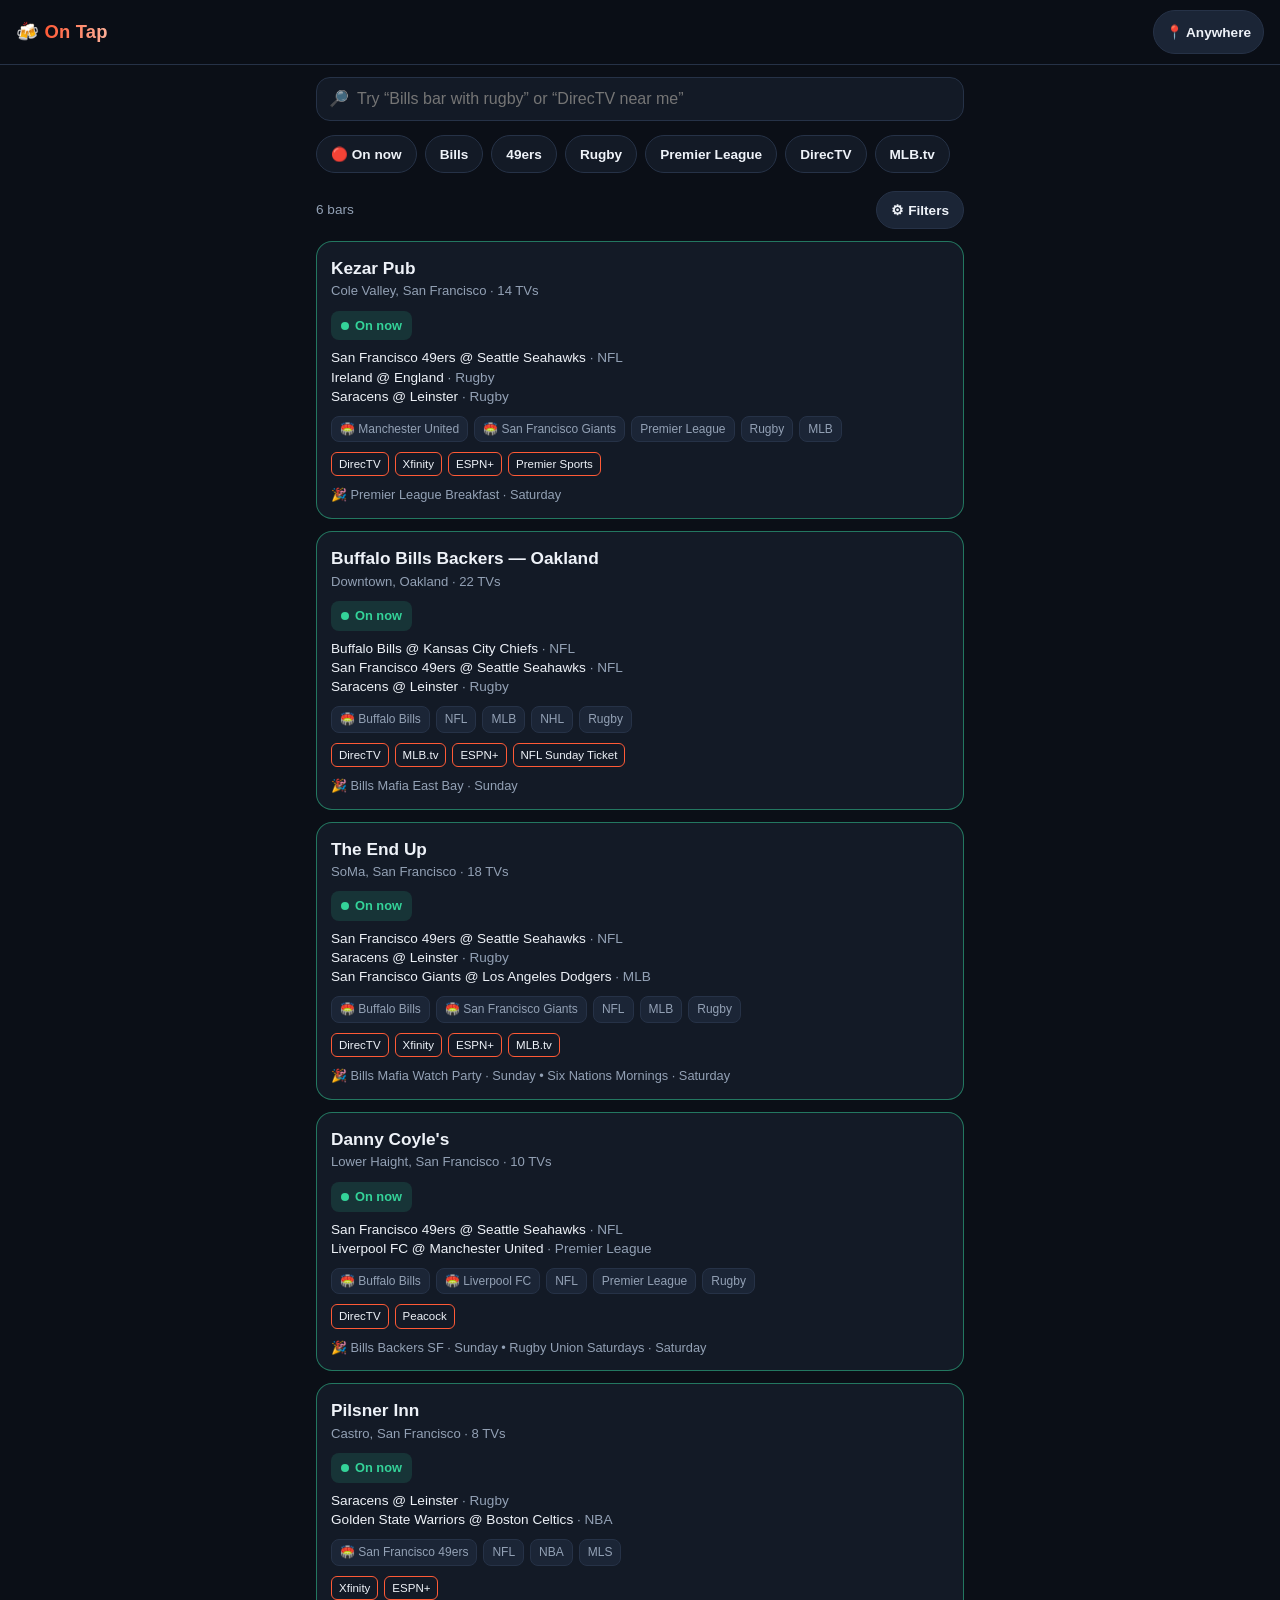
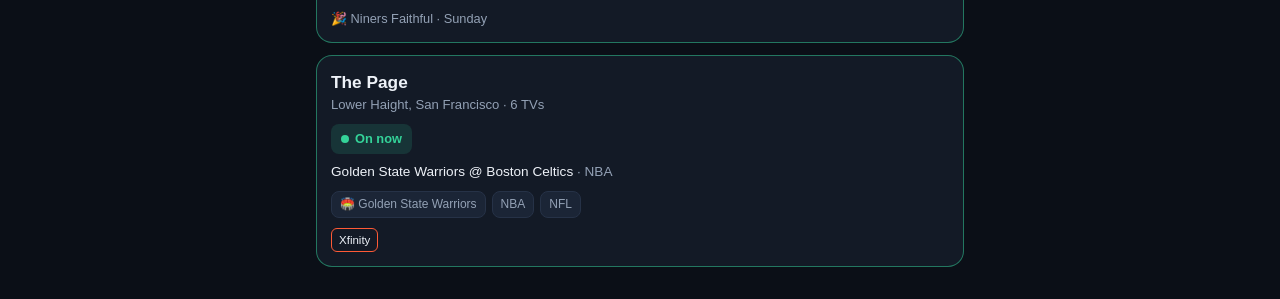
<file: sportsbar/web/index.html>
<!DOCTYPE html>
<html lang="en">
<head>
  <meta charset="UTF-8" />
  <meta name="viewport" content="width=device-width, initial-scale=1, viewport-fit=cover" />
  <meta name="theme-color" content="#0b0f17" />
  <title>On Tap — Sports Bar Finder</title>
  <link rel="stylesheet" href="styles.css" />
</head>
<body>
  <header class="app-bar">
    <div class="brand">🍻 <span>On Tap</span></div>
    <button id="nearBtn" class="near-btn" aria-label="Set location">📍 <span id="nearLabel">Anywhere</span></button>
  </header>

  <!-- Smart search: type "bills rugby" and it filters by team + sport at once -->
  <div class="search-wrap">
    <div class="search-box">
      <span class="search-icon">🔎</span>
      <input id="search" type="search" inputmode="search" autocomplete="off"
             placeholder="Try “Bills bar with rugby” or “DirecTV near me”" />
      <button id="clearSearch" class="clear-x" aria-label="Clear" hidden>✕</button>
    </div>
  </div>

  <!-- Quick chips: fast taps for the most common refinements -->
  <div class="quick-row" id="quickRow"></div>

  <!-- Active filters as removable pills -->
  <div class="active-row" id="activeRow"></div>

  <div class="results-head">
    <span id="resultCount">—</span>
    <button id="filterBtn" class="filter-btn">⚙︎ Filters<span id="filterCount" class="badge" hidden></span></button>
  </div>

  <main id="results" class="results"></main>

  <!-- Slide-up filter sheet -->
  <div id="sheetScrim" class="scrim" hidden></div>
  <section id="sheet" class="sheet" hidden aria-label="Filters">
    <div class="sheet-handle"></div>
    <div class="sheet-head">
      <h2>Filters</h2>
      <button id="resetFilters" class="link-btn">Reset</button>
    </div>
    <div class="sheet-body" id="sheetBody"></div>
    <div class="sheet-foot">
      <button id="applyFilters" class="primary-btn">Show <span id="applyCount">results</span></button>
    </div>
  </section>

  <script src="data.js"></script>
  <script src="app.js"></script>
</body>
</html>
</file>
<file: sportsbar/web/styles.css>
:root {
  --bg: #0b0f17;
  --surface: #131a26;
  --surface-2: #1b2536;
  --line: #263247;
  --text: #eef2f8;
  --muted: #93a1b5;
  --accent: #ff5a36;      /* game-day orange */
  --accent-2: #34d399;    /* "on now" green */
  --radius: 16px;
  --tap: 44px;            /* min touch target */
}

* { box-sizing: border-box; -webkit-tap-highlight-color: transparent; }

html, body {
  margin: 0;
  background: var(--bg);
  color: var(--text);
  font-family: -apple-system, BlinkMacSystemFont, "Segoe UI", Roboto, Helvetica, Arial, sans-serif;
  font-size: 16px;
  line-height: 1.4;
}

body { padding-bottom: env(safe-area-inset-bottom); }

/* ---------- App bar ---------- */
.app-bar {
  position: sticky; top: 0; z-index: 20;
  display: flex; align-items: center; justify-content: space-between;
  padding: calc(10px + env(safe-area-inset-top)) 16px 10px;
  background: rgba(11, 15, 23, 0.92);
  backdrop-filter: blur(10px);
  border-bottom: 1px solid var(--line);
}
.brand { font-weight: 800; font-size: 1.15rem; letter-spacing: .2px; }
.brand span { background: linear-gradient(90deg, var(--accent), #ffb199); -webkit-background-clip: text; background-clip: text; -webkit-text-fill-color: transparent; }
.near-btn {
  min-height: var(--tap); padding: 0 12px;
  background: var(--surface-2); color: var(--text);
  border: 1px solid var(--line); border-radius: 999px;
  font-size: .85rem; font-weight: 600;
}

/* ---------- Search ---------- */
.search-wrap { padding: 12px 16px 6px; position: sticky; top: 56px; z-index: 15; background: var(--bg); }
.search-box {
  display: flex; align-items: center; gap: 8px;
  background: var(--surface); border: 1px solid var(--line);
  border-radius: 14px; padding: 0 12px; min-height: var(--tap);
}
.search-box:focus-within { border-color: var(--accent); }
.search-icon { opacity: .7; }
#search {
  flex: 1; background: transparent; border: 0; outline: 0;
  color: var(--text); font-size: 1rem; padding: 12px 0; min-width: 0;
}
.clear-x { background: none; border: 0; color: var(--muted); font-size: 1rem; padding: 8px; }

/* ---------- Chip rows ---------- */
.quick-row {
  display: flex; gap: 8px; overflow-x: auto; padding: 8px 16px;
  scrollbar-width: none; -webkit-overflow-scrolling: touch;
}
.quick-row::-webkit-scrollbar { display: none; }
.chip {
  flex: 0 0 auto; min-height: 38px; padding: 0 14px;
  display: inline-flex; align-items: center; gap: 6px;
  background: var(--surface); color: var(--text);
  border: 1px solid var(--line); border-radius: 999px;
  font-size: .85rem; font-weight: 600; white-space: nowrap;
}
.chip.on { background: var(--accent); border-color: var(--accent); color: #fff; }
.chip.live.on { background: var(--accent-2); border-color: var(--accent-2); color: #06231a; }

.active-row { display: flex; flex-wrap: wrap; gap: 6px; padding: 2px 16px; }
.active-row:empty { display: none; }
.pill {
  display: inline-flex; align-items: center; gap: 6px;
  background: var(--surface-2); border: 1px solid var(--line);
  border-radius: 999px; padding: 5px 8px 5px 12px; font-size: .8rem; font-weight: 600;
}
.pill button { background: none; border: 0; color: var(--muted); font-size: .85rem; padding: 0 2px; }

/* ---------- Results ---------- */
.results-head {
  display: flex; align-items: center; justify-content: space-between;
  padding: 10px 16px 6px; color: var(--muted); font-size: .85rem;
}
.filter-btn {
  min-height: 38px; padding: 0 14px; background: var(--surface-2);
  color: var(--text); border: 1px solid var(--line); border-radius: 999px;
  font-weight: 600; font-size: .85rem; display: inline-flex; align-items: center; gap: 6px;
}
.badge {
  background: var(--accent); color: #fff; border-radius: 999px;
  font-size: .7rem; min-width: 18px; height: 18px; padding: 0 5px;
  display: inline-flex; align-items: center; justify-content: center;
}

.results { padding: 6px 16px 32px; display: flex; flex-direction: column; gap: 12px; }

.card {
  background: var(--surface); border: 1px solid var(--line);
  border-radius: var(--radius); padding: 14px; position: relative;
}
.card.live { border-color: rgba(52, 211, 153, .5); }
.card-top { display: flex; justify-content: space-between; gap: 10px; align-items: baseline; }
.card h3 { margin: 0; font-size: 1.08rem; }
.card .meta { color: var(--muted); font-size: .82rem; margin-top: 2px; }
.dist { color: var(--text); font-weight: 700; font-size: .8rem; white-space: nowrap; }

.live-badge {
  display: inline-flex; align-items: center; gap: 6px;
  background: rgba(52, 211, 153, .14); color: var(--accent-2);
  border-radius: 8px; padding: 6px 10px; font-size: .8rem; font-weight: 700;
  margin: 10px 0 4px;
}
.live-badge .dot { width: 8px; height: 8px; border-radius: 50%; background: var(--accent-2); animation: pulse 1.6s infinite; }
@keyframes pulse { 0%,100% { opacity: 1; } 50% { opacity: .35; } }
.live-games { margin: 4px 0 0; color: var(--text); font-size: .85rem; }

.reasons { display: flex; flex-wrap: wrap; gap: 6px; margin-top: 10px; }
.tag { background: var(--surface-2); border: 1px solid var(--line); border-radius: 8px; padding: 4px 8px; font-size: .75rem; color: var(--muted); }
.tag.match { color: var(--text); border-color: var(--accent); }

.carriers { margin-top: 10px; display: flex; flex-wrap: wrap; gap: 6px; }
.carrier { font-size: .72rem; color: var(--muted); border: 1px dashed var(--line); border-radius: 6px; padding: 3px 7px; }
.carrier.on { color: var(--text); border-style: solid; border-color: var(--accent); }

.events { margin-top: 10px; font-size: .8rem; color: var(--muted); }

.empty { text-align: center; color: var(--muted); padding: 48px 16px; }

/* ---------- Filter sheet ---------- */
.scrim { position: fixed; inset: 0; background: rgba(0,0,0,.5); z-index: 40; }
.sheet {
  position: fixed; left: 0; right: 0; bottom: 0; z-index: 50;
  background: var(--surface); border-top-left-radius: 20px; border-top-right-radius: 20px;
  max-height: 86vh; display: flex; flex-direction: column;
  padding-bottom: env(safe-area-inset-bottom);
  animation: slideUp .22s ease;
}
@keyframes slideUp { from { transform: translateY(100%); } to { transform: translateY(0); } }
.sheet-handle { width: 40px; height: 4px; background: var(--line); border-radius: 999px; margin: 10px auto 4px; }
.sheet-head { display: flex; align-items: center; justify-content: space-between; padding: 4px 18px; }
.sheet-head h2 { margin: 0; font-size: 1.1rem; }
.link-btn { background: none; border: 0; color: var(--accent); font-weight: 600; font-size: .9rem; }
.sheet-body { overflow-y: auto; padding: 8px 18px 4px; }
.filter-group { margin-bottom: 16px; }
.filter-group h4 { margin: 0 0 8px; font-size: .82rem; text-transform: uppercase; letter-spacing: .5px; color: var(--muted); }
.opt-wrap { display: flex; flex-wrap: wrap; gap: 8px; }
.opt {
  min-height: 38px; padding: 0 14px; display: inline-flex; align-items: center;
  background: var(--surface-2); border: 1px solid var(--line); color: var(--text);
  border-radius: 999px; font-size: .85rem; font-weight: 600;
}
.opt.on { background: var(--accent); border-color: var(--accent); color: #fff; }
.slider-row { display: flex; align-items: center; gap: 12px; }
.slider-row input[type=range] { flex: 1; accent-color: var(--accent); }
.sheet-foot { padding: 12px 18px calc(14px + env(safe-area-inset-bottom)); border-top: 1px solid var(--line); }
.primary-btn {
  width: 100%; min-height: var(--tap); border: 0; border-radius: 12px;
  background: var(--accent); color: #fff; font-size: 1rem; font-weight: 700;
}

button { cursor: pointer; font-family: inherit; }
[hidden] { display: none !important; }

@media (min-width: 720px) {
  .results { max-width: 680px; margin: 0 auto; }
  .search-wrap, .quick-row, .active-row, .results-head { max-width: 680px; margin-left: auto; margin-right: auto; }
  .sheet { max-width: 680px; margin: 0 auto; border-radius: 20px 20px 0 0; }
}
</file>
